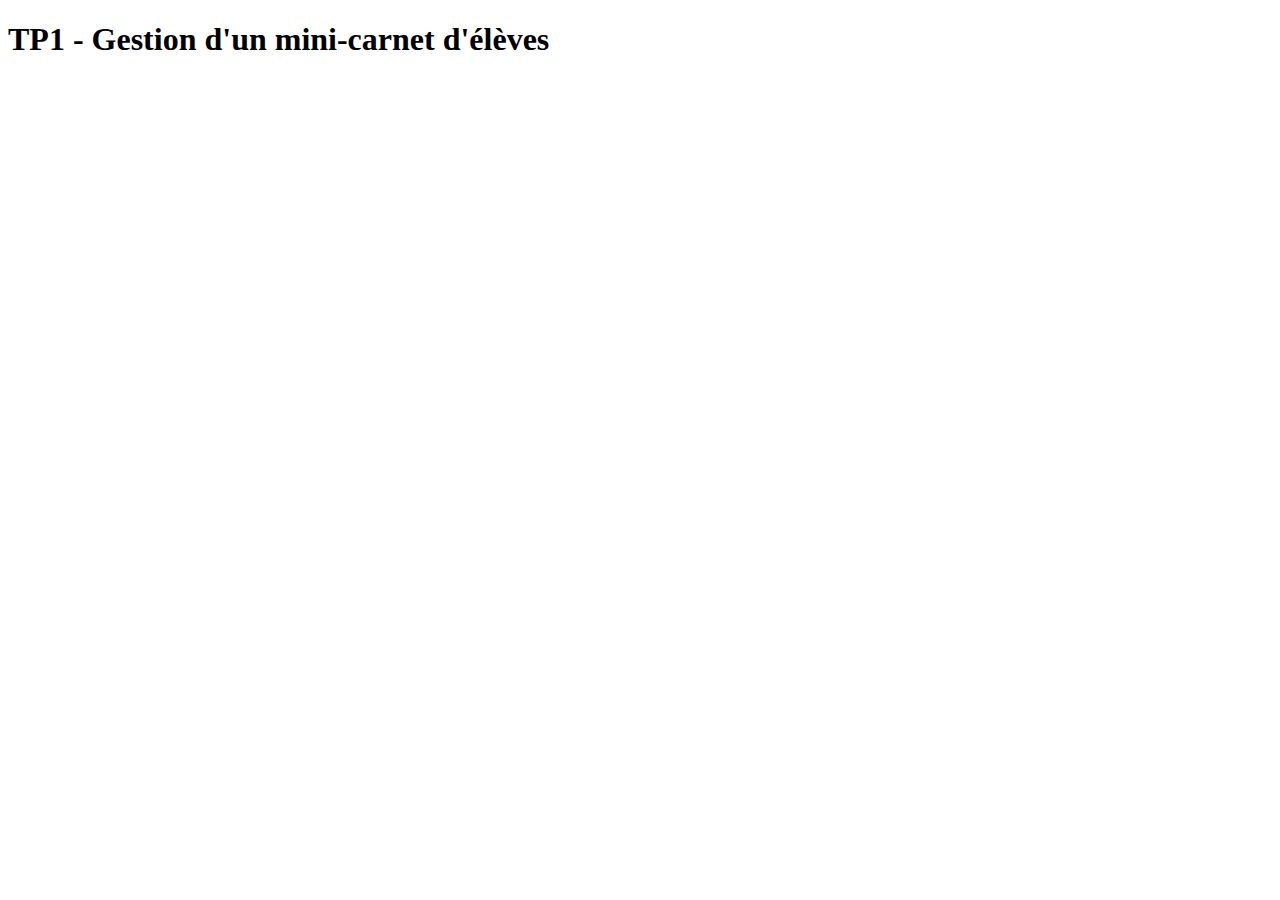
<file: TP1/index.html>
<!DOCTYPE html>
<html lang="fr">
<head>
    <meta charset="UTF-8">
    <title>TP1</title>
</head>
<body>
    <h1 id="titre" class="item">TP1 - Gestion d'un mini-carnet d'élèves</h1>
    <script src="script.js"></script>
</body>
</html>
</file>
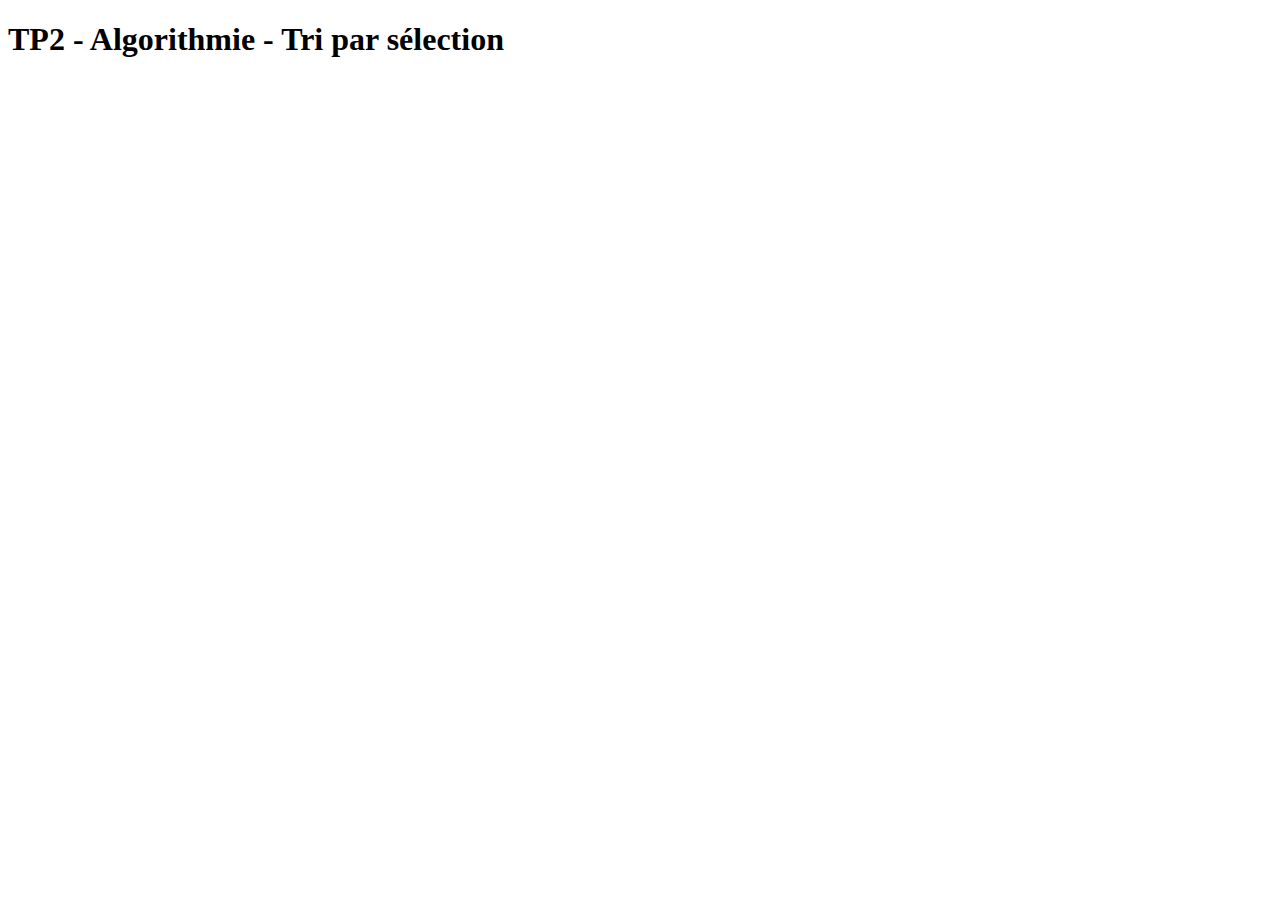
<file: TP2/index.html>
<!DOCTYPE html>
<html lang="fr">
<head>
    <meta charset="UTF-8">
    <title>TP2</title>
</head>
<body>
    <h1 id="titre" class="item">TP2 - Algorithmie - Tri par sélection</h1>
    <script src="script.js"></script>
</body>
</html>
</file>
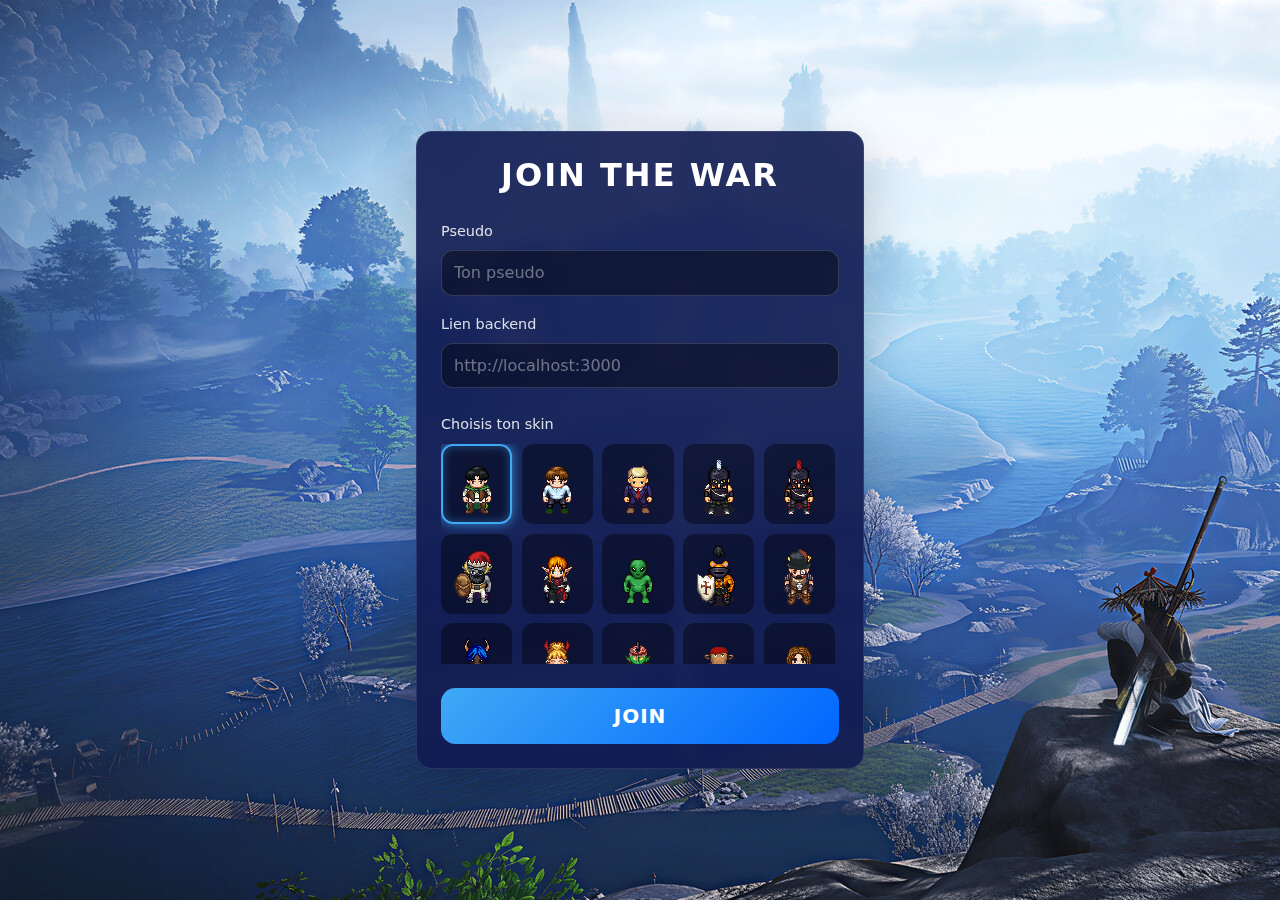
<file: TP6/portail.html>
<!DOCTYPE html>
<html lang="fr">
<head>
  <meta charset="UTF-8">
  <meta name="viewport" content="width=device-width, initial-scale=1.0">
  <title>JS Arena</title>

  <link href="https://cdn.jsdelivr.net/npm/bootstrap@5.3.3/dist/css/bootstrap.min.css" rel="stylesheet">

  <link rel="stylesheet" href="portail.css">
</head>

<body>
  <div class="background"></div>
  <main class="portal-wrapper">
    <div class="portal-card p-4 rounded-4 shadow-lg">
      <h2 class="text-center mb-4">Join the war</h2>
      <form id="connexion-form">
        <div class="mb-3">
          <label class="form-label" for="pseudo">Pseudo</label>
          <input type="text" id="pseudo" name="pseudo" class="form-control game-input" placeholder="Ton pseudo" required>
        </div>
        <div class="mb-4">
          <label class="form-label" for="backend">Lien backend</label>
          <input type="url" id="backend" name="backend" class="form-control game-input" placeholder="http://localhost:3000" required>
        </div>
        <div class="mb-4">
          <label class="form-label mb-2">Choisis ton skin</label>
          <div class="sprite-container">
            <div class="sprite-grid">
              <div class="sprite-item active" data-char="1"><canvas width="64" height="64"></canvas></div>
              <div class="sprite-item" data-char="2"><canvas width="64" height="64"></canvas></div>
              <div class="sprite-item" data-char="3"><canvas width="64" height="64"></canvas></div>
              <div class="sprite-item" data-char="4"><canvas width="64" height="64"></canvas></div>
              <div class="sprite-item" data-char="5"><canvas width="64" height="64"></canvas></div>
              <div class="sprite-item" data-char="6"><canvas width="64" height="64"></canvas></div>
              <div class="sprite-item" data-char="7"><canvas width="64" height="64"></canvas></div>
              <div class="sprite-item" data-char="8"><canvas width="64" height="64"></canvas></div>
              <div class="sprite-item" data-char="9"><canvas width="64" height="64"></canvas></div>
              <div class="sprite-item" data-char="10"><canvas width="64" height="64"></canvas></div>
              <div class="sprite-item" data-char="11"><canvas width="64" height="64"></canvas></div>
              <div class="sprite-item" data-char="12"><canvas width="64" height="64"></canvas></div>
              <div class="sprite-item" data-char="13"><canvas width="64" height="64"></canvas></div>
              <div class="sprite-item" data-char="14"><canvas width="64" height="64"></canvas></div>
              <div class="sprite-item" data-char="15"><canvas width="64" height="64"></canvas></div>
              <div class="sprite-item" data-char="16"><canvas width="64" height="64"></canvas></div>
              <div class="sprite-item" data-char="17"><canvas width="64" height="64"></canvas></div>
              <div class="sprite-item" data-char="18"><canvas width="64" height="64"></canvas></div>
              <div class="sprite-item" data-char="19"><canvas width="64" height="64"></canvas></div>
              <div class="sprite-item" data-char="20"><canvas width="64" height="64"></canvas></div>
              <div class="sprite-item" data-char="21"><canvas width="64" height="64"></canvas></div>
              <div class="sprite-item" data-char="22"><canvas width="64" height="64"></canvas></div>
              <div class="sprite-item" data-char="23"><canvas width="64" height="64"></canvas></div>
              <div class="sprite-item" data-char="24"><canvas width="64" height="64"></canvas></div>
              <div class="sprite-item" data-char="25"><canvas width="64" height="64"></canvas></div>
              <div class="sprite-item" data-char="26"><canvas width="64" height="64"></canvas></div>
              <div class="sprite-item" data-char="27"><canvas width="64" height="64"></canvas></div>
              <div class="sprite-item" data-char="28"><canvas width="64" height="64"></canvas></div>
              <div class="sprite-item" data-char="29"><canvas width="64" height="64"></canvas></div>
            </div>
          </div>
        </div>
        <div class="d-grid">
          <button type="submit" class="btn btn-play btn-lg">JOIN</button>
        </div>
      </form>
    </div>
  </main>
  <script src="portail.js"></script>
  <script src="https://cdn.jsdelivr.net/npm/bootstrap@5.3.3/dist/js/bootstrap.bundle.min.js"></script>
</body>
</html>
</file>
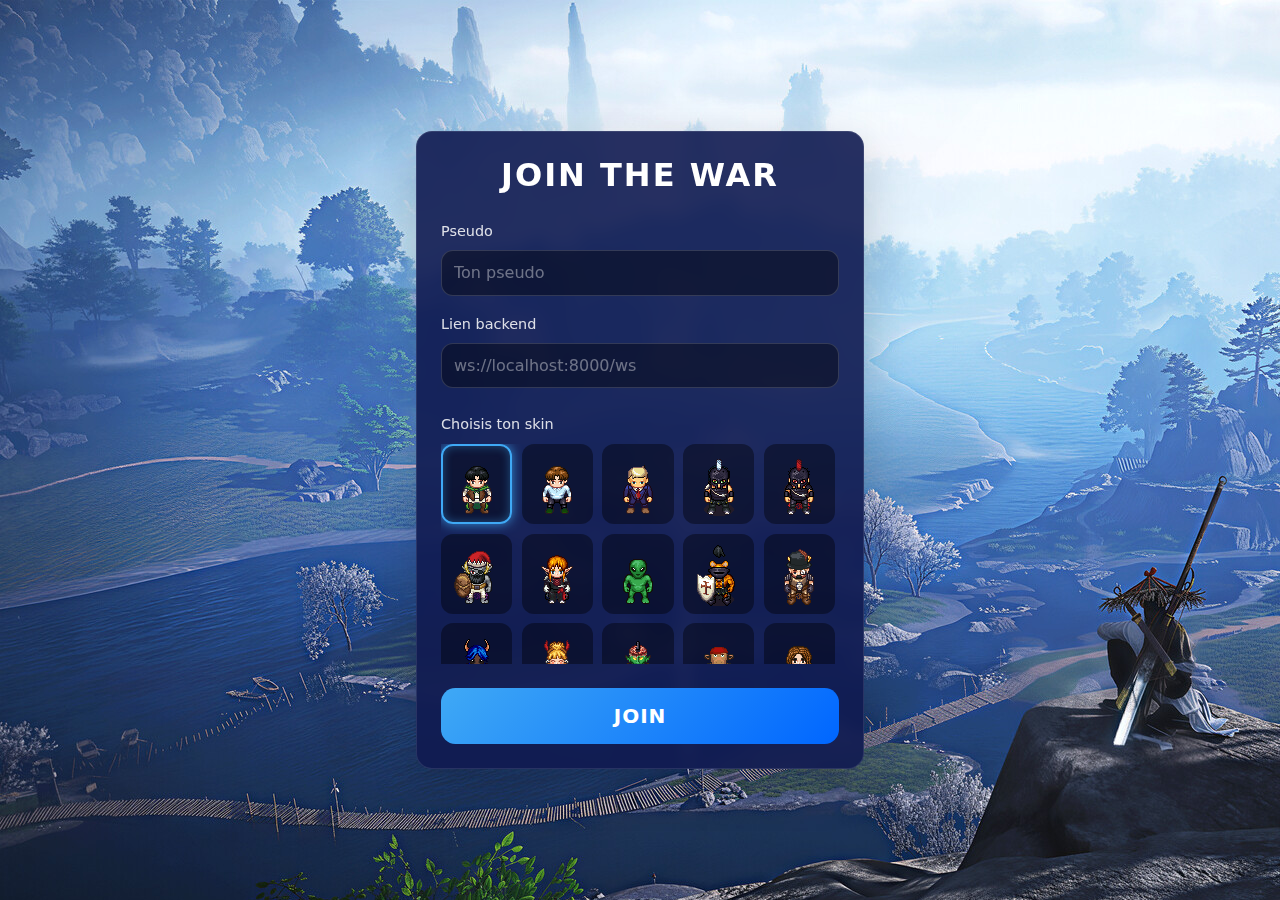
<file: TP9/portail.html>
<!DOCTYPE html>
<html lang="fr">
<head>
  <meta charset="UTF-8">
  <meta name="viewport" content="width=device-width, initial-scale=1.0">
  <title>JS Arena</title>

  <link href="https://cdn.jsdelivr.net/npm/bootstrap@5.3.3/dist/css/bootstrap.min.css" rel="stylesheet">

  <link rel="stylesheet" href="portail.css">
</head>

<body>
  <div class="background"></div>
  <main class="portal-wrapper">
    <div class="portal-card p-4 rounded-4 shadow-lg">
      <h2 class="text-center mb-4">Join the war</h2>
      <form id="connexion-form">
        <div class="mb-3">
          <label class="form-label" for="pseudo">Pseudo</label>
          <input type="text" id="pseudo" name="pseudo" class="form-control game-input" placeholder="Ton pseudo" required>
        </div>
        <div class="mb-4">
          <label class="form-label" for="backend">Lien backend</label>
          <input type="url" id="backend" name="backend" class="form-control game-input" placeholder="ws://localhost:8000/ws" required>
        </div>
        <div class="mb-4">
          <label class="form-label mb-2">Choisis ton skin</label>
          <div class="sprite-container">
            <div class="sprite-grid">
              <div class="sprite-item active" data-char="1"><canvas width="64" height="64"></canvas></div>
              <div class="sprite-item" data-char="2"><canvas width="64" height="64"></canvas></div>
              <div class="sprite-item" data-char="3"><canvas width="64" height="64"></canvas></div>
              <div class="sprite-item" data-char="4"><canvas width="64" height="64"></canvas></div>
              <div class="sprite-item" data-char="5"><canvas width="64" height="64"></canvas></div>
              <div class="sprite-item" data-char="6"><canvas width="64" height="64"></canvas></div>
              <div class="sprite-item" data-char="7"><canvas width="64" height="64"></canvas></div>
              <div class="sprite-item" data-char="8"><canvas width="64" height="64"></canvas></div>
              <div class="sprite-item" data-char="9"><canvas width="64" height="64"></canvas></div>
              <div class="sprite-item" data-char="10"><canvas width="64" height="64"></canvas></div>
              <div class="sprite-item" data-char="11"><canvas width="64" height="64"></canvas></div>
              <div class="sprite-item" data-char="12"><canvas width="64" height="64"></canvas></div>
              <div class="sprite-item" data-char="13"><canvas width="64" height="64"></canvas></div>
              <div class="sprite-item" data-char="14"><canvas width="64" height="64"></canvas></div>
              <div class="sprite-item" data-char="15"><canvas width="64" height="64"></canvas></div>
              <div class="sprite-item" data-char="16"><canvas width="64" height="64"></canvas></div>
              <div class="sprite-item" data-char="17"><canvas width="64" height="64"></canvas></div>
              <div class="sprite-item" data-char="18"><canvas width="64" height="64"></canvas></div>
              <div class="sprite-item" data-char="19"><canvas width="64" height="64"></canvas></div>
              <div class="sprite-item" data-char="20"><canvas width="64" height="64"></canvas></div>
              <div class="sprite-item" data-char="21"><canvas width="64" height="64"></canvas></div>
              <div class="sprite-item" data-char="22"><canvas width="64" height="64"></canvas></div>
              <div class="sprite-item" data-char="23"><canvas width="64" height="64"></canvas></div>
              <div class="sprite-item" data-char="24"><canvas width="64" height="64"></canvas></div>
              <div class="sprite-item" data-char="25"><canvas width="64" height="64"></canvas></div>
              <div class="sprite-item" data-char="26"><canvas width="64" height="64"></canvas></div>
              <div class="sprite-item" data-char="27"><canvas width="64" height="64"></canvas></div>
              <div class="sprite-item" data-char="28"><canvas width="64" height="64"></canvas></div>
              <div class="sprite-item" data-char="29"><canvas width="64" height="64"></canvas></div>
            </div>
          </div>
        </div>
        <div class="d-grid">
          <button type="submit" class="btn btn-play btn-lg">JOIN</button>
        </div>
      </form>
    </div>
  </main>
  <script src="portail.js"></script>
  <script src="https://cdn.jsdelivr.net/npm/bootstrap@5.3.3/dist/js/bootstrap.bundle.min.js"></script>
</body>
</html>
</file>
<file: TP6/portail.css>
* {
  box-sizing: border-box;
}

body {
  min-height: 100vh;
  margin: 0;
  font-family: 'Segoe UI', system-ui, sans-serif;
  background-image: url(back.jpg);
  display: flex;
  align-items: center;
  justify-content: center;
  color: white;
}

.portal-wrapper {
  width: 100%;
  max-width: 480px;
  padding: 1rem;
}

.portal-card {
  background: rgba(15, 25, 80, 0.9);
  border-radius: 1.5rem;
  border: 1px solid rgba(255,255,255,0.1);
  box-shadow:
    0 0 30px rgba(0, 150, 255, 0.2),
    inset 0 0 30px rgba(255,255,255,0.03);
  backdrop-filter: blur(8px);
}

.portal-card h2 {
  text-align: center;
  font-weight: 700;
  letter-spacing: 2px;
  text-transform: uppercase;
  margin-bottom: 1.5rem;
}

.form-label {
  font-size: 0.9rem;
  opacity: 0.85;
}

.game-input {
  background: rgba(0,0,0,0.4);
  border: 1px solid rgba(255,255,255,0.15);
  color: white;
  border-radius: 0.75rem;
  padding: 0.6rem 0.75rem;
}

.game-input::placeholder {
  color: rgba(255,255,255,0.4);
}

.game-input:focus {
  background: rgba(0,0,0,0.6);
  border-color: #3fa9f5;
  box-shadow: 0 0 0 0.15rem rgba(63,169,245,0.25);
  color: white;
}

.sprite-container {
  max-height: 220px;
  overflow-y: auto;
  padding-right: 4px;
}

.sprite-grid {
  display: grid;
  grid-template-columns: repeat(auto-fill, minmax(64px, 1fr));
  gap: 0.6rem;
}

.sprite-item {
  background: rgba(0,0,0,0.4);
  border-radius: 0.75rem;
  padding: 6px;
  cursor: pointer;
  border: 2px solid transparent;
  transition: all 0.2s ease;
  display: flex;
  justify-content: center;
  align-items: center;
}

.sprite-item:hover {
  transform: scale(1.08);
  border-color: rgba(63,169,245,0.6);
  box-shadow: 0 0 10px rgba(63,169,245,0.4);
}

.sprite-item.active {
  border-color: #3fa9f5;
  box-shadow:
    0 0 12px rgba(63,169,245,0.8),
    inset 0 0 10px rgba(63,169,245,0.4);
}

.btn-play {
  background: linear-gradient(135deg, #3fa9f5, #0066ff);
  border: none;
  border-radius: 0.9rem;
  font-weight: bold;
  letter-spacing: 1px;
  padding: 0.8rem;
  transition: all 0.2s ease;
  color: white;
}

.btn-play:hover {
  transform: translateY(-2px);
  box-shadow: 0 10px 20px rgba(0, 102, 255, 0.4);
}

.btn-play:active {
  transform: translateY(0);
  box-shadow: 0 5px 10px rgba(0, 102, 255, 0.4);
}

.sprite-container::-webkit-scrollbar {
  width: 6px;
}

.sprite-container::-webkit-scrollbar-thumb {
  background: rgba(255,255,255,0.2);
  border-radius: 10px;
}
</file>
<file: TP9/portail.css>
* {
  box-sizing: border-box;
}

body {
  min-height: 100vh;
  margin: 0;
  font-family: 'Segoe UI', system-ui, sans-serif;
  background-image: url(back.jpg);
  display: flex;
  align-items: center;
  justify-content: center;
  color: white;
}

.portal-wrapper {
  width: 100%;
  max-width: 480px;
  padding: 1rem;
}

.portal-card {
  background: rgba(15, 25, 80, 0.9);
  border-radius: 1.5rem;
  border: 1px solid rgba(255,255,255,0.1);
  box-shadow:
    0 0 30px rgba(0, 150, 255, 0.2),
    inset 0 0 30px rgba(255,255,255,0.03);
  backdrop-filter: blur(8px);
}

.portal-card h2 {
  text-align: center;
  font-weight: 700;
  letter-spacing: 2px;
  text-transform: uppercase;
  margin-bottom: 1.5rem;
}

.form-label {
  font-size: 0.9rem;
  opacity: 0.85;
}

.game-input {
  background: rgba(0,0,0,0.4);
  border: 1px solid rgba(255,255,255,0.15);
  color: white;
  border-radius: 0.75rem;
  padding: 0.6rem 0.75rem;
}

.game-input::placeholder {
  color: rgba(255,255,255,0.4);
}

.game-input:focus {
  background: rgba(0,0,0,0.6);
  border-color: #3fa9f5;
  box-shadow: 0 0 0 0.15rem rgba(63,169,245,0.25);
  color: white;
}

.sprite-container {
  max-height: 220px;
  overflow-y: auto;
  padding-right: 4px;
}

.sprite-grid {
  display: grid;
  grid-template-columns: repeat(auto-fill, minmax(64px, 1fr));
  gap: 0.6rem;
}

.sprite-item {
  background: rgba(0,0,0,0.4);
  border-radius: 0.75rem;
  padding: 6px;
  cursor: pointer;
  border: 2px solid transparent;
  transition: all 0.2s ease;
  display: flex;
  justify-content: center;
  align-items: center;
}

.sprite-item:hover {
  transform: scale(1.08);
  border-color: rgba(63,169,245,0.6);
  box-shadow: 0 0 10px rgba(63,169,245,0.4);
}

.sprite-item.active {
  border-color: #3fa9f5;
  box-shadow:
    0 0 12px rgba(63,169,245,0.8),
    inset 0 0 10px rgba(63,169,245,0.4);
}

.btn-play {
  background: linear-gradient(135deg, #3fa9f5, #0066ff);
  border: none;
  border-radius: 0.9rem;
  font-weight: bold;
  letter-spacing: 1px;
  padding: 0.8rem;
  transition: all 0.2s ease;
  color: white;
}

.btn-play:hover {
  transform: translateY(-2px);
  box-shadow: 0 10px 20px rgba(0, 102, 255, 0.4);
}

.btn-play:active {
  transform: translateY(0);
  box-shadow: 0 5px 10px rgba(0, 102, 255, 0.4);
}

.sprite-container::-webkit-scrollbar {
  width: 6px;
}

.sprite-container::-webkit-scrollbar-thumb {
  background: rgba(255,255,255,0.2);
  border-radius: 10px;
}
</file>
